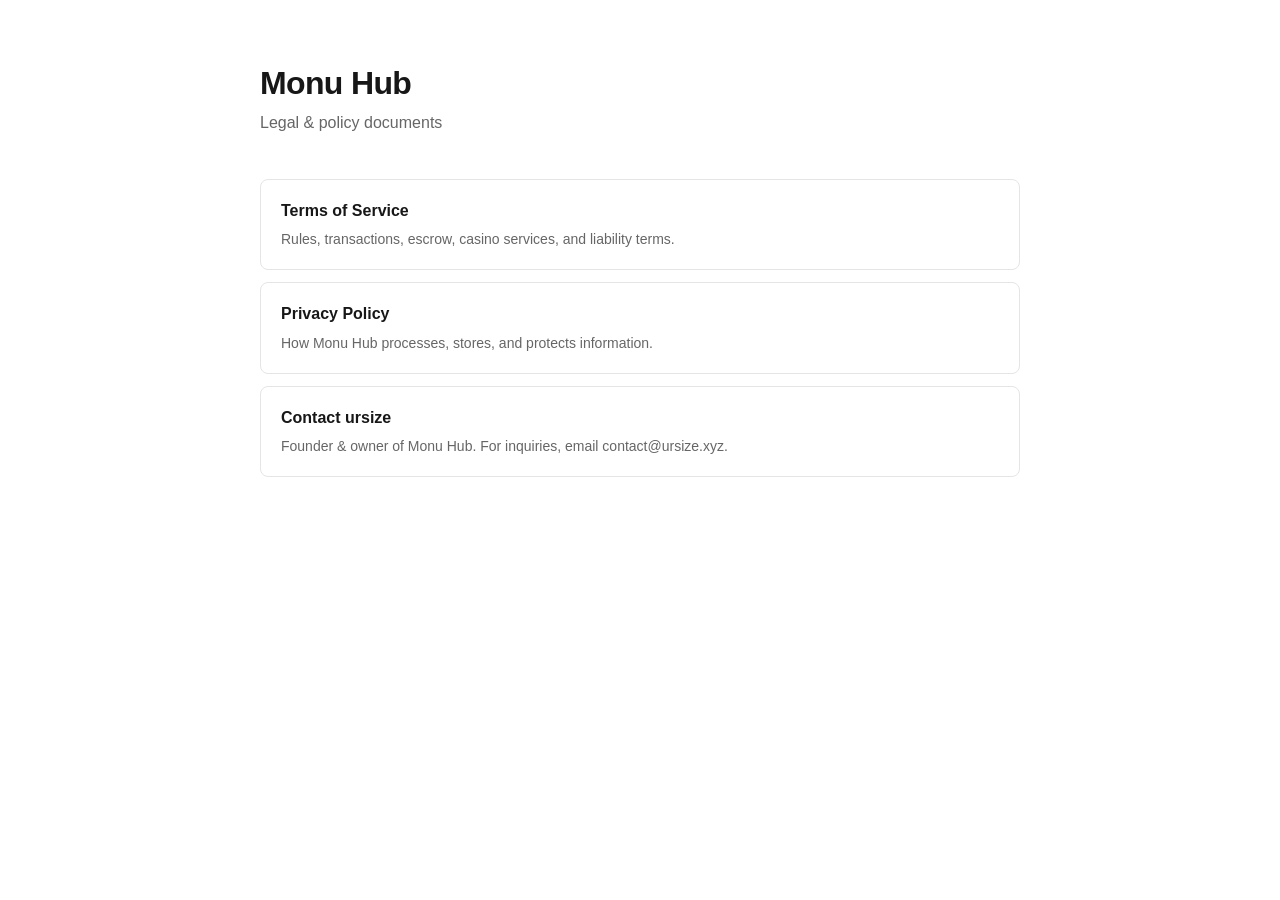
<file: index.html>
<!doctype html>
<html lang="en">
<head>
  <meta charset="utf-8">
  <meta name="viewport" content="width=device-width, initial-scale=1">
  <title>Monu Hub — Legal</title>
  <link rel="stylesheet" href="style.css">
</head>
<body>
  <main class="page">
    <header class="site-header">
      <h1>Monu Hub</h1>
      <p>Legal &amp; policy documents</p>
    </header>
    <section class="links">
      <a href="terms.html"><strong>Terms of Service</strong><span>Rules, transactions, escrow, casino services, and liability terms.</span></a>
      <a href="privacy.html"><strong>Privacy Policy</strong><span>How Monu Hub processes, stores, and protects information.</span></a>
      <a href="mailto:contact@ursize.xyz"><strong>Contact ursize</strong><span>Founder &amp; owner of Monu Hub. For inquiries, email contact@ursize.xyz.</span></a>
    </section>
  </main>
</body>
</html>
</file>
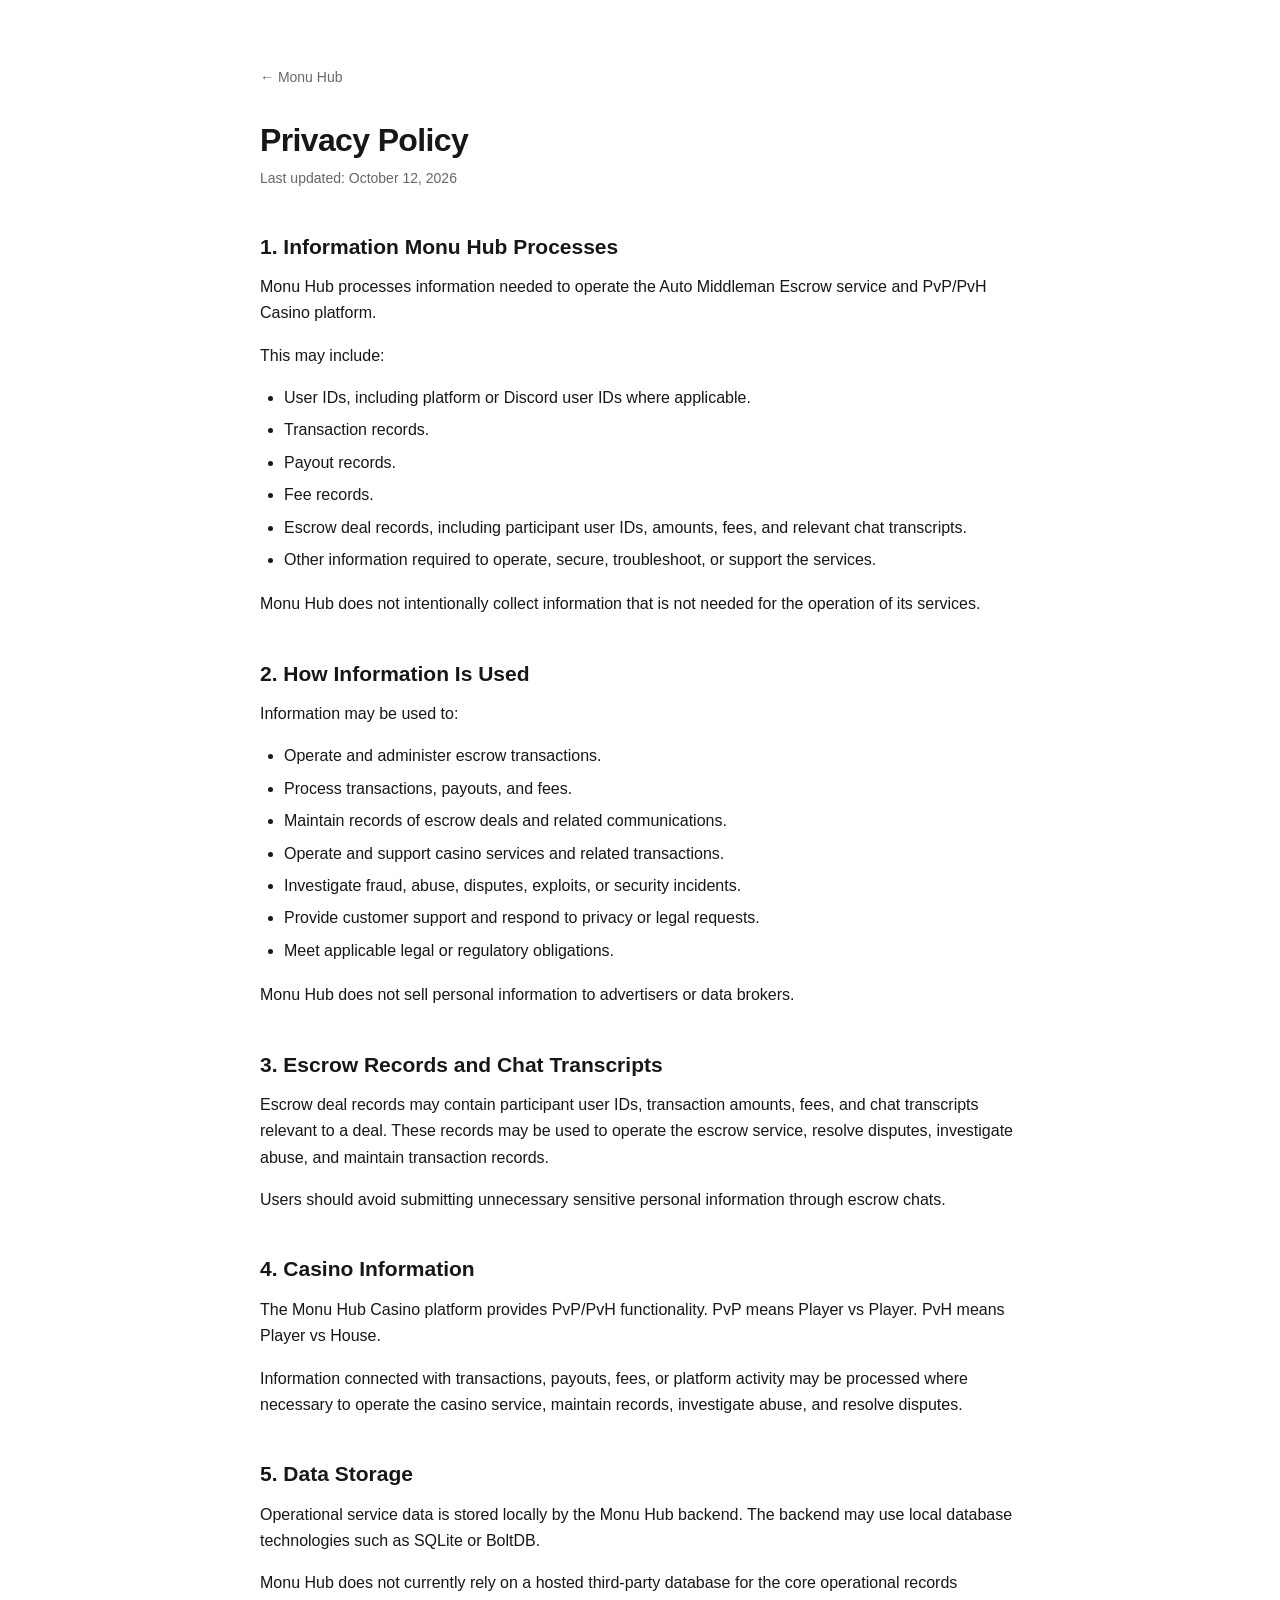
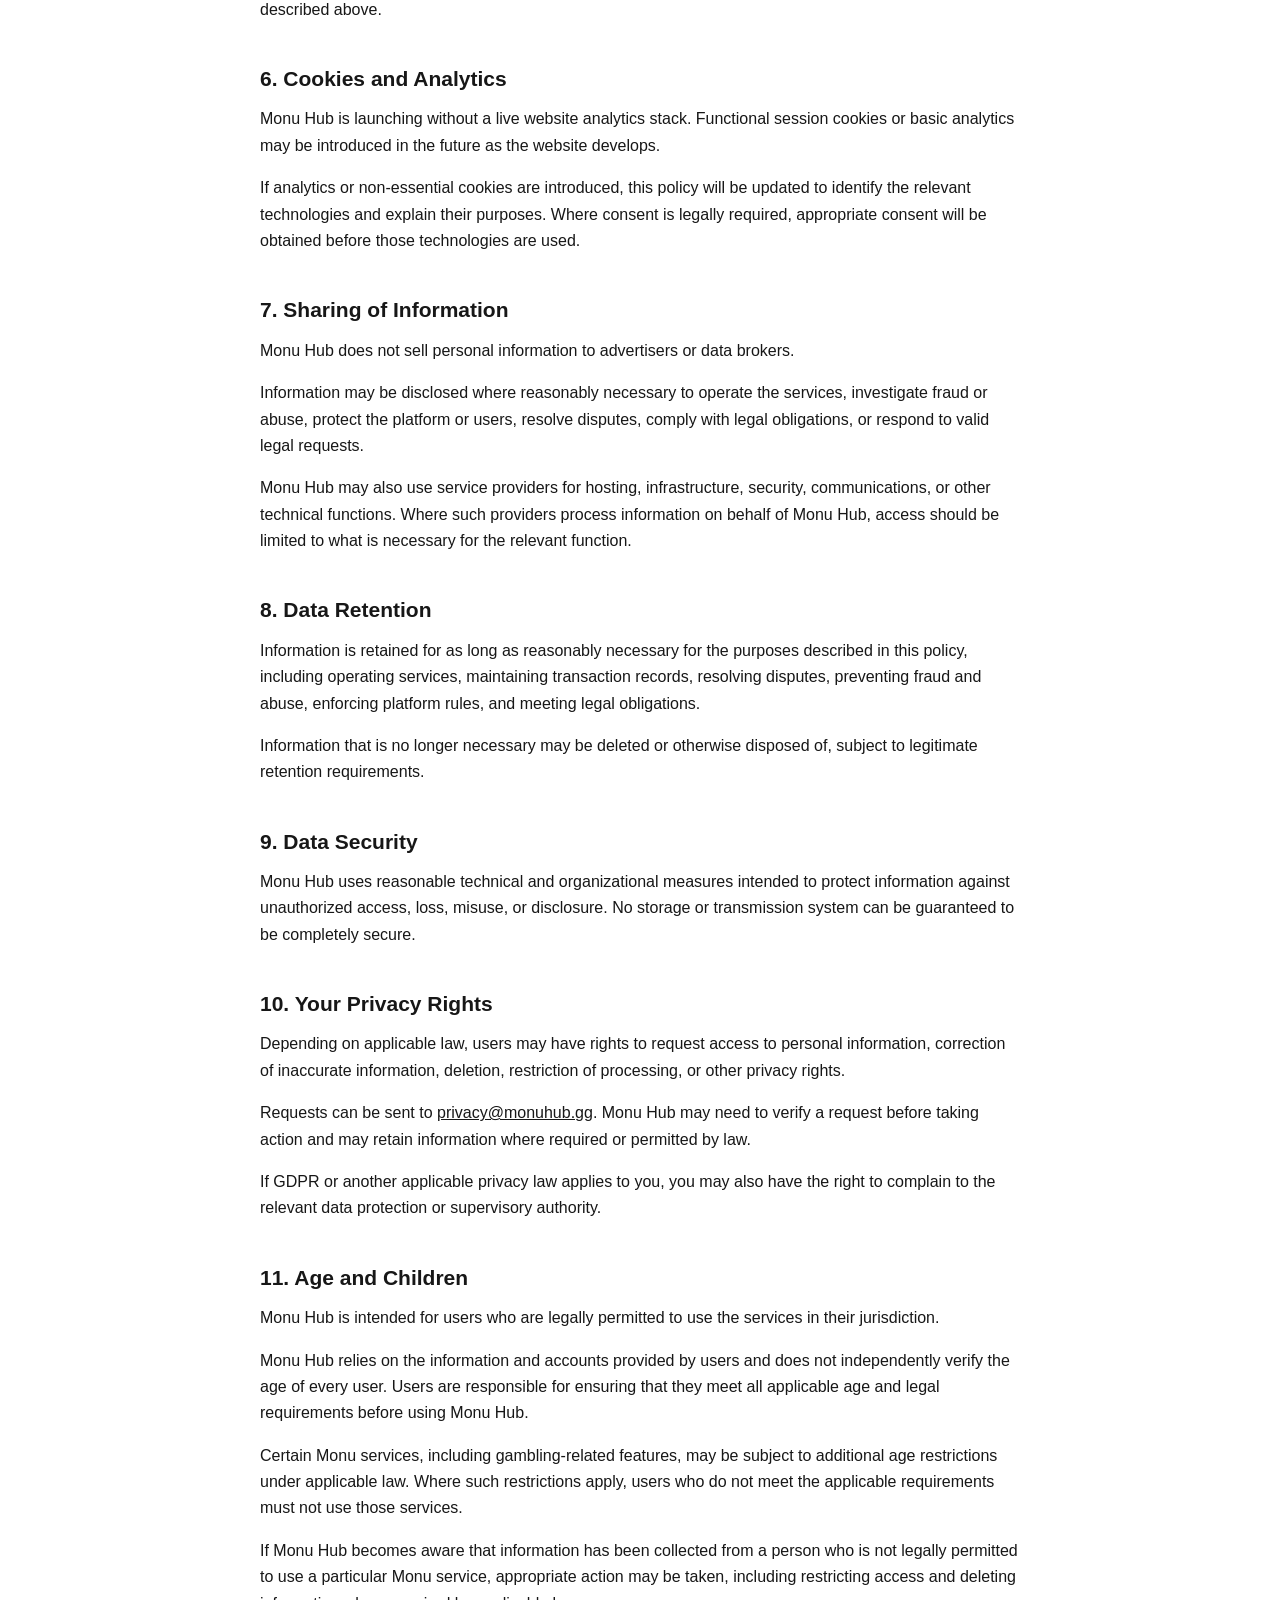
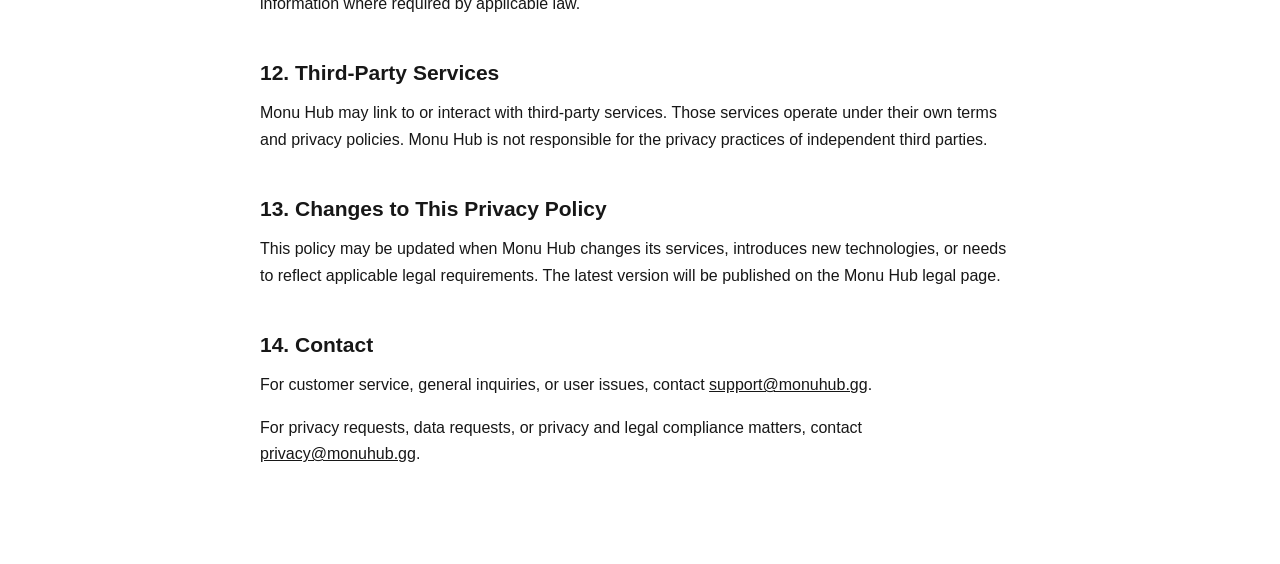
<file: privacy.html>
<!doctype html>
<html lang="en">
<head>
  <meta charset="utf-8">
  <meta name="viewport" content="width=device-width, initial-scale=1">
  <title>Privacy Policy — Monu Hub</title>
  <link rel="stylesheet" href="style.css">
</head>
<body>
<main class="page">
  <a class="back" href="index.html">← Monu Hub</a>
  <h1>Privacy Policy</h1>
  <p class="meta">Last updated: October 12, 2026</p>

  <h2>1. Information Monu Hub Processes</h2>
  <p>Monu Hub processes information needed to operate the Auto Middleman Escrow service and PvP/PvH Casino platform.</p>
  <p>This may include:</p>
  <ul>
    <li>User IDs, including platform or Discord user IDs where applicable.</li>
    <li>Transaction records.</li>
    <li>Payout records.</li>
    <li>Fee records.</li>
    <li>Escrow deal records, including participant user IDs, amounts, fees, and relevant chat transcripts.</li>
    <li>Other information required to operate, secure, troubleshoot, or support the services.</li>
  </ul>
  <p>Monu Hub does not intentionally collect information that is not needed for the operation of its services.</p>

  <h2>2. How Information Is Used</h2>
  <p>Information may be used to:</p>
  <ul>
    <li>Operate and administer escrow transactions.</li>
    <li>Process transactions, payouts, and fees.</li>
    <li>Maintain records of escrow deals and related communications.</li>
    <li>Operate and support casino services and related transactions.</li>
    <li>Investigate fraud, abuse, disputes, exploits, or security incidents.</li>
    <li>Provide customer support and respond to privacy or legal requests.</li>
    <li>Meet applicable legal or regulatory obligations.</li>
  </ul>
  <p>Monu Hub does not sell personal information to advertisers or data brokers.</p>

  <h2>3. Escrow Records and Chat Transcripts</h2>
  <p>Escrow deal records may contain participant user IDs, transaction amounts, fees, and chat transcripts relevant to a deal. These records may be used to operate the escrow service, resolve disputes, investigate abuse, and maintain transaction records.</p>
  <p>Users should avoid submitting unnecessary sensitive personal information through escrow chats.</p>

  <h2>4. Casino Information</h2>
  <p>The Monu Hub Casino platform provides PvP/PvH functionality. PvP means Player vs Player. PvH means Player vs House.</p>
  <p>Information connected with transactions, payouts, fees, or platform activity may be processed where necessary to operate the casino service, maintain records, investigate abuse, and resolve disputes.</p>

  <h2>5. Data Storage</h2>
  <p>Operational service data is stored locally by the Monu Hub backend. The backend may use local database technologies such as SQLite or BoltDB.</p>
  <p>Monu Hub does not currently rely on a hosted third-party database for the core operational records described above.</p>

  <h2>6. Cookies and Analytics</h2>
  <p>Monu Hub is launching without a live website analytics stack. Functional session cookies or basic analytics may be introduced in the future as the website develops.</p>
  <p>If analytics or non-essential cookies are introduced, this policy will be updated to identify the relevant technologies and explain their purposes. Where consent is legally required, appropriate consent will be obtained before those technologies are used.</p>

  <h2>7. Sharing of Information</h2>
  <p>Monu Hub does not sell personal information to advertisers or data brokers.</p>
  <p>Information may be disclosed where reasonably necessary to operate the services, investigate fraud or abuse, protect the platform or users, resolve disputes, comply with legal obligations, or respond to valid legal requests.</p>
  <p>Monu Hub may also use service providers for hosting, infrastructure, security, communications, or other technical functions. Where such providers process information on behalf of Monu Hub, access should be limited to what is necessary for the relevant function.</p>

  <h2>8. Data Retention</h2>
  <p>Information is retained for as long as reasonably necessary for the purposes described in this policy, including operating services, maintaining transaction records, resolving disputes, preventing fraud and abuse, enforcing platform rules, and meeting legal obligations.</p>
  <p>Information that is no longer necessary may be deleted or otherwise disposed of, subject to legitimate retention requirements.</p>

  <h2>9. Data Security</h2>
  <p>Monu Hub uses reasonable technical and organizational measures intended to protect information against unauthorized access, loss, misuse, or disclosure. No storage or transmission system can be guaranteed to be completely secure.</p>

  <h2>10. Your Privacy Rights</h2>
  <p>Depending on applicable law, users may have rights to request access to personal information, correction of inaccurate information, deletion, restriction of processing, or other privacy rights.</p>
  <p>Requests can be sent to <a href="mailto:privacy@monuhub.gg">privacy@monuhub.gg</a>. Monu Hub may need to verify a request before taking action and may retain information where required or permitted by law.</p>
  <p>If GDPR or another applicable privacy law applies to you, you may also have the right to complain to the relevant data protection or supervisory authority.</p>

  <h2>11. Age and Children</h2>
  <p>Monu Hub is intended for users who are legally permitted to use the services in their jurisdiction.</p>
  <p>Monu Hub relies on the information and accounts provided by users and does not independently verify the age of every user. Users are responsible for ensuring that they meet all applicable age and legal requirements before using Monu Hub.</p>
  <p>Certain Monu services, including gambling-related features, may be subject to additional age restrictions under applicable law. Where such restrictions apply, users who do not meet the applicable requirements must not use those services.</p>
  <p>If Monu Hub becomes aware that information has been collected from a person who is not legally permitted to use a particular Monu service, appropriate action may be taken, including restricting access and deleting information where required by applicable law.</p>

  <h2>12. Third-Party Services</h2>
  <p>Monu Hub may link to or interact with third-party services. Those services operate under their own terms and privacy policies. Monu Hub is not responsible for the privacy practices of independent third parties.</p>

  <h2>13. Changes to This Privacy Policy</h2>
  <p>This policy may be updated when Monu Hub changes its services, introduces new technologies, or needs to reflect applicable legal requirements. The latest version will be published on the Monu Hub legal page.</p>

  <h2>14. Contact</h2>
  <p>For customer service, general inquiries, or user issues, contact <a href="mailto:support@monuhub.gg">support@monuhub.gg</a>.</p>
  <p>For privacy requests, data requests, or privacy and legal compliance matters, contact <a href="mailto:privacy@monuhub.gg">privacy@monuhub.gg</a>.</p>
</main>
</body>
</html>
</file>
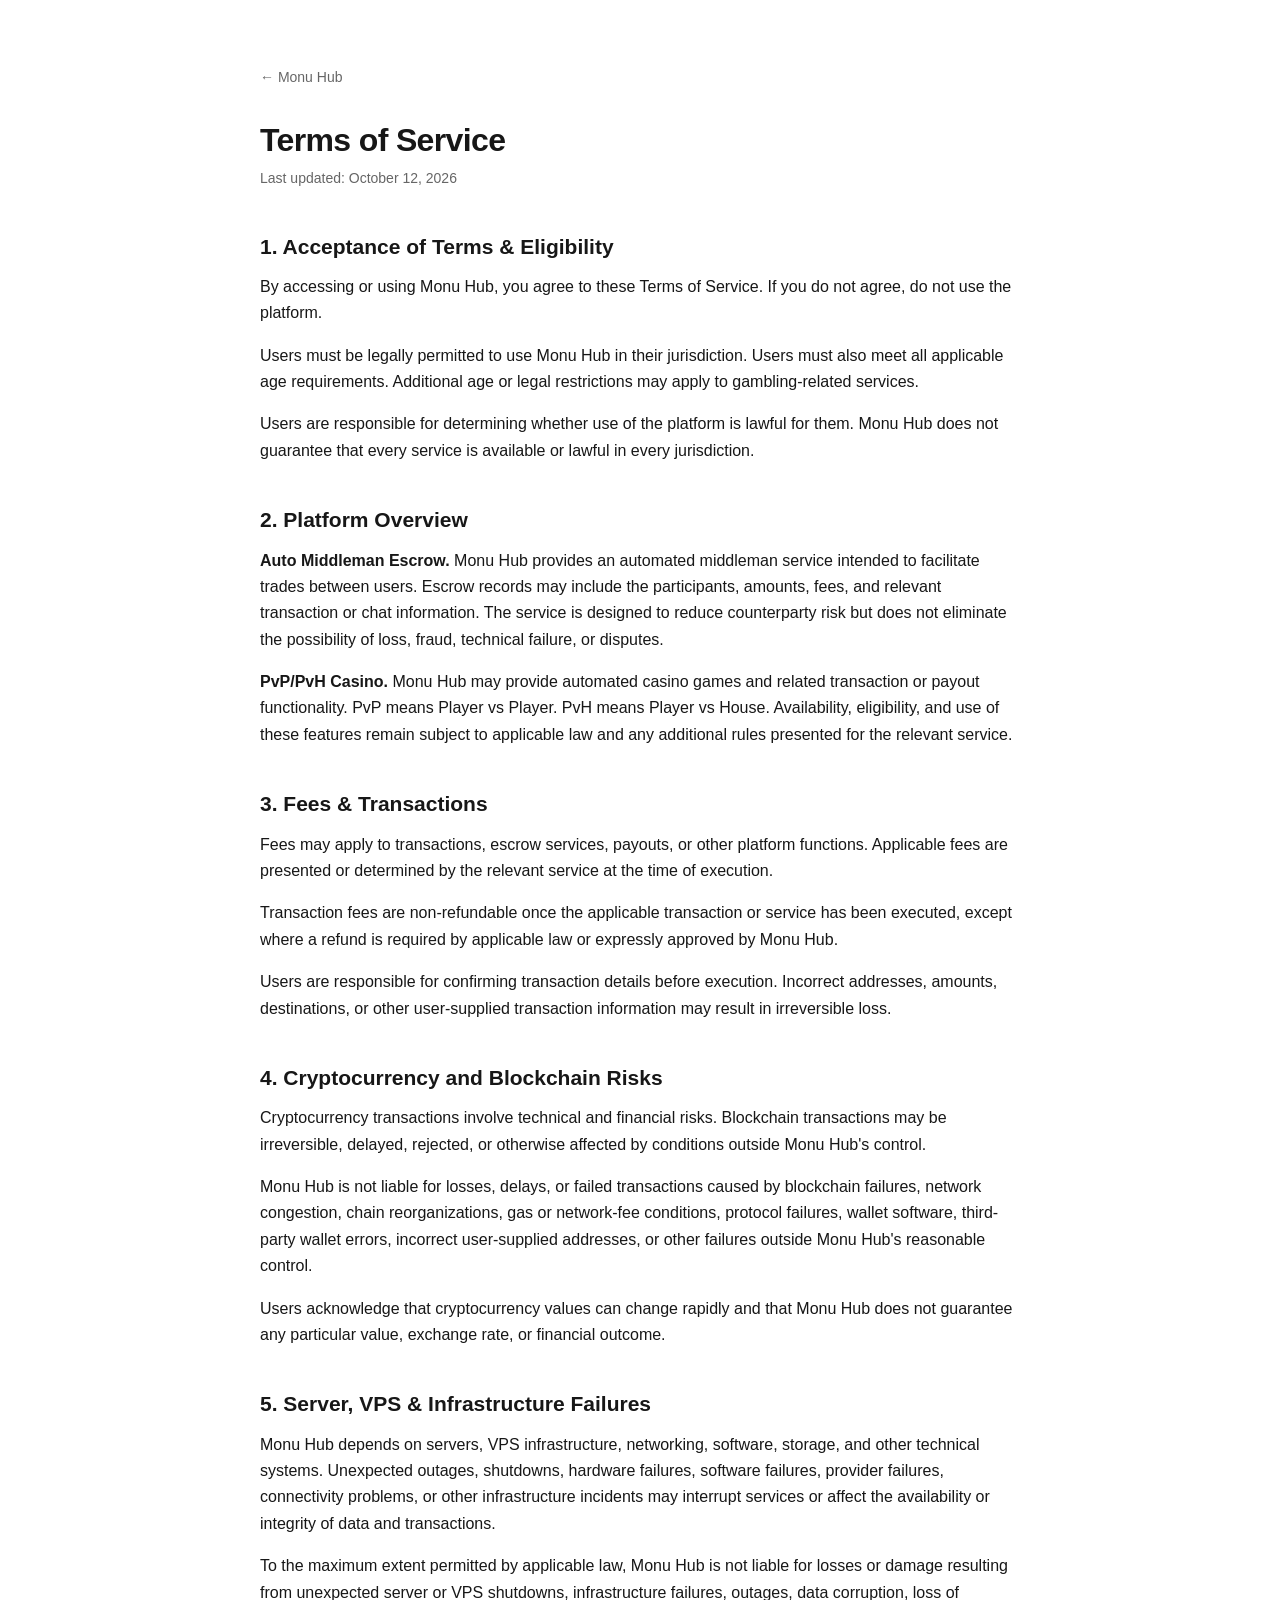
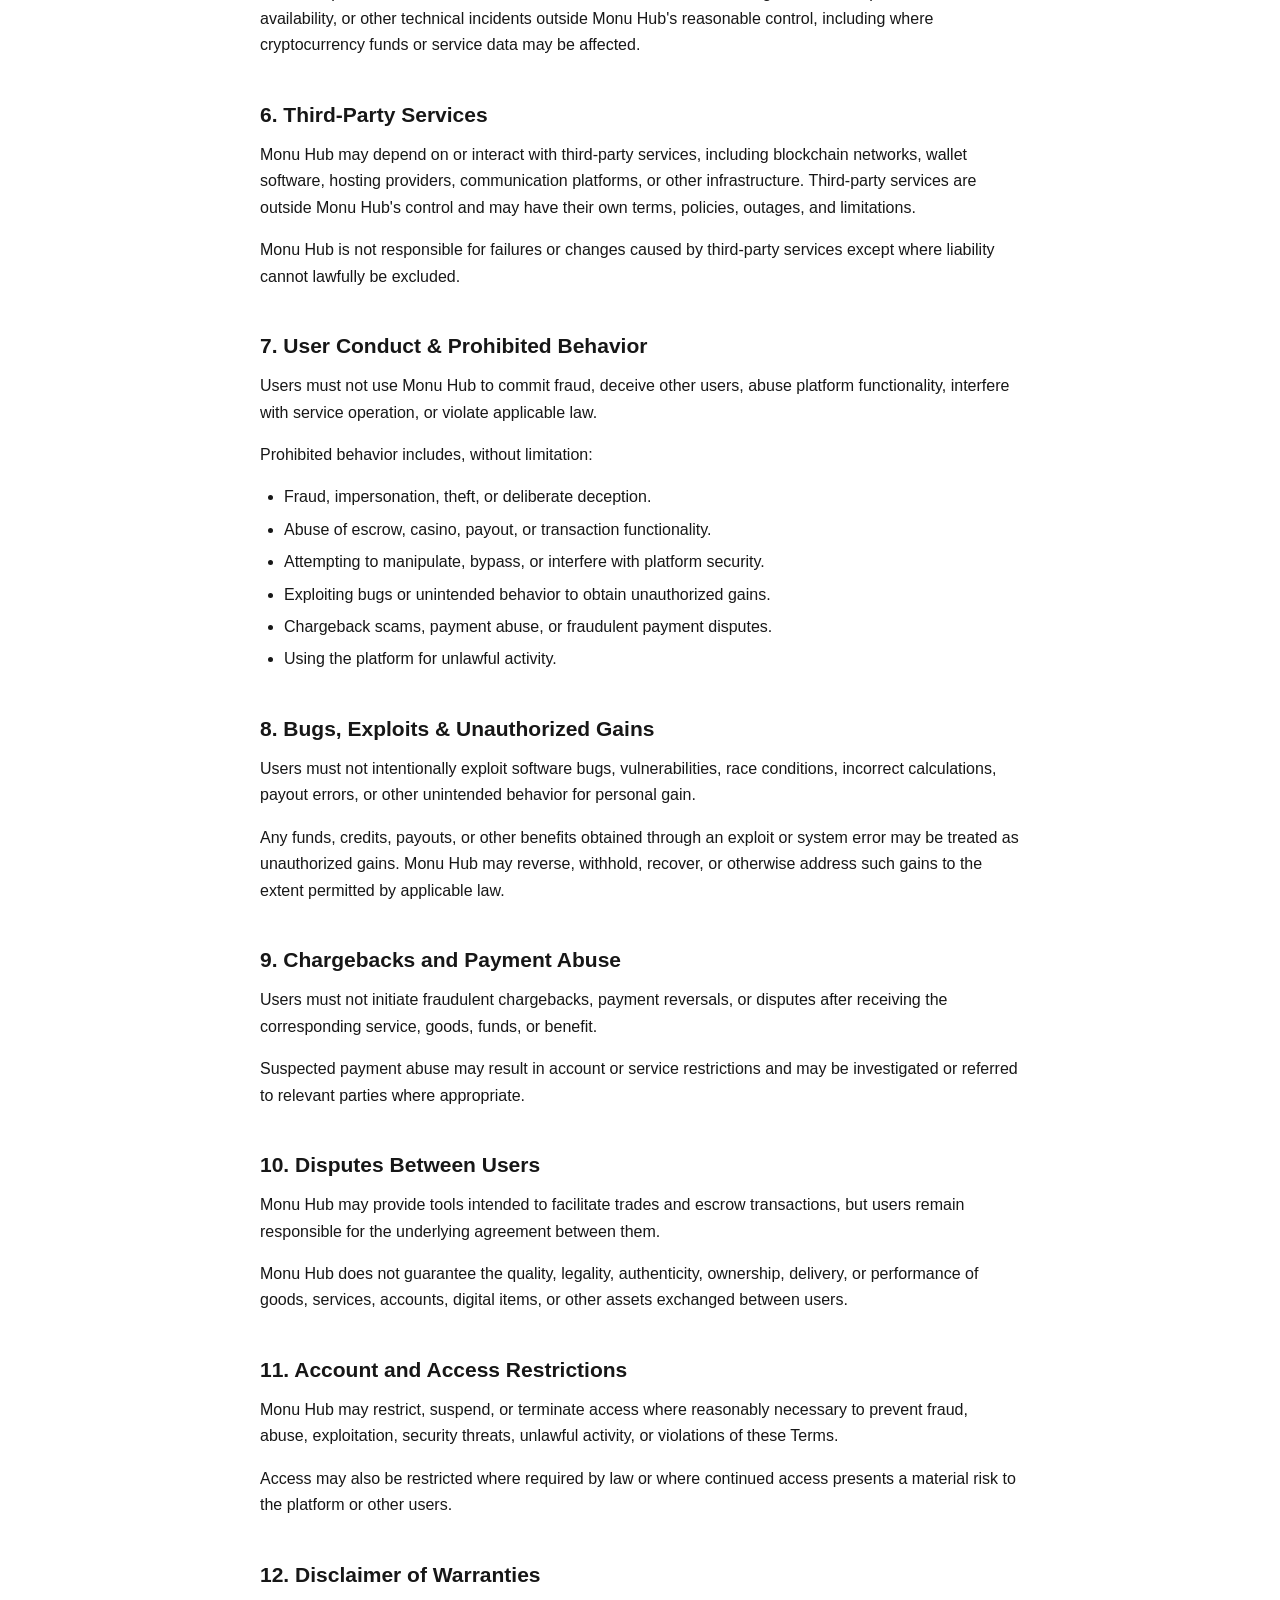
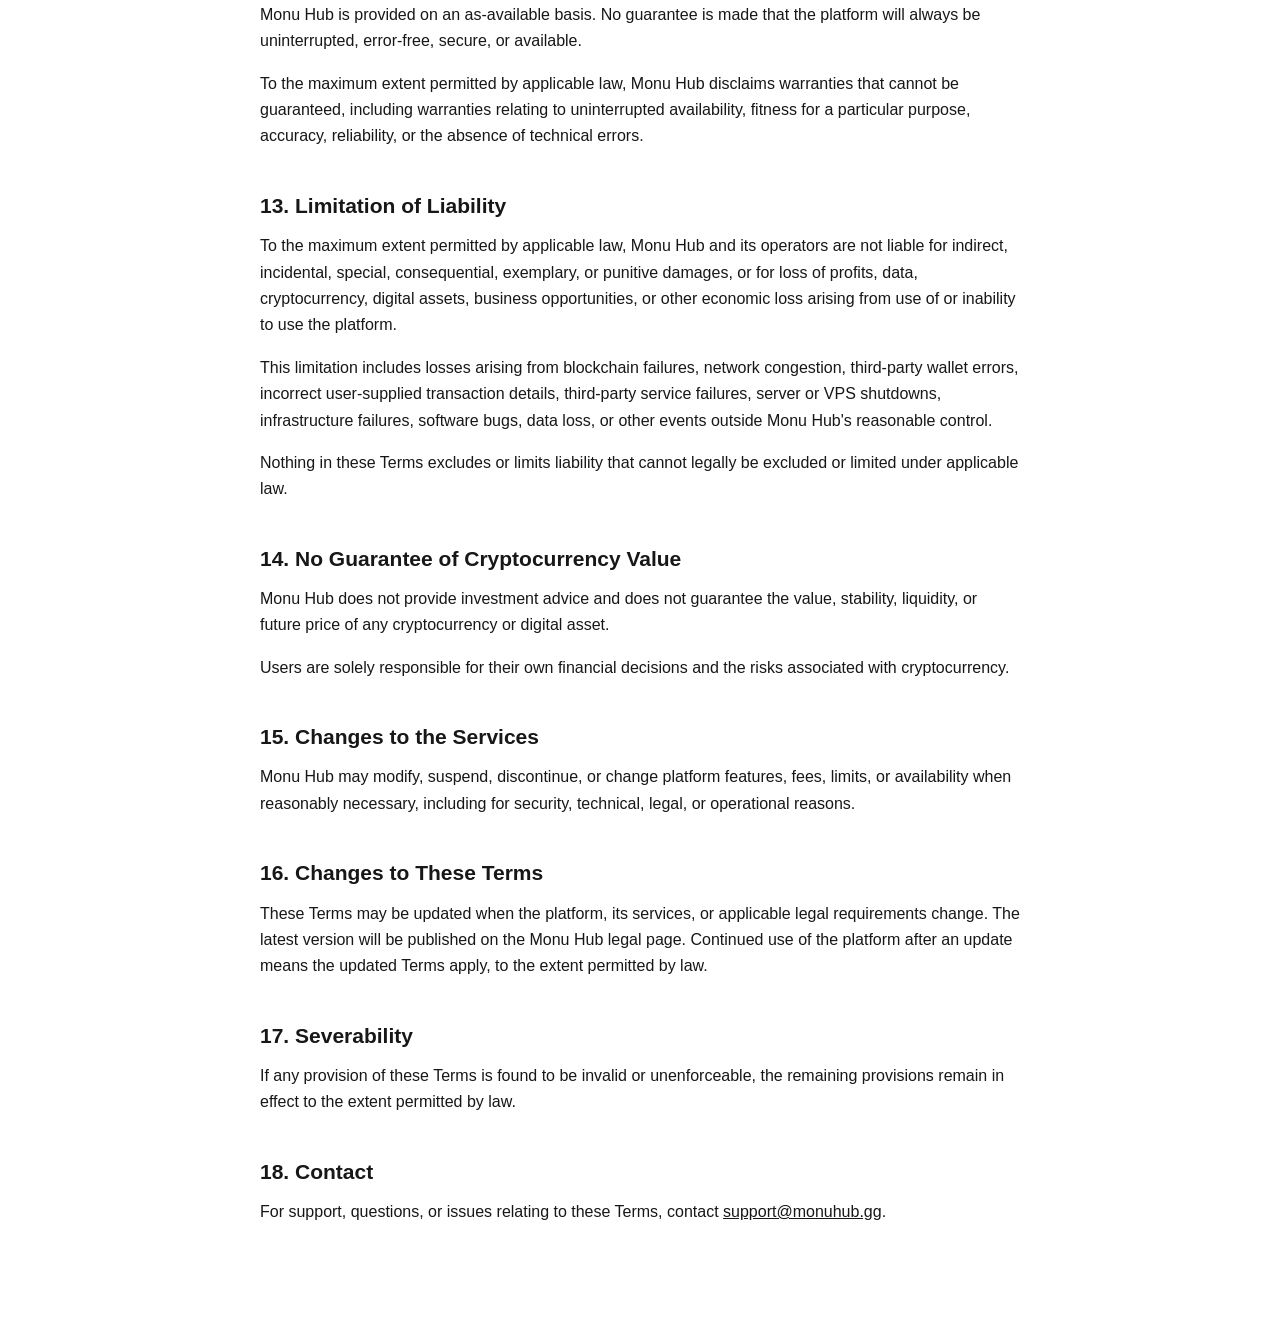
<file: terms.html>
<!doctype html>
<html lang="en">
<head>
  <meta charset="utf-8">
  <meta name="viewport" content="width=device-width, initial-scale=1">
  <title>Terms of Service — Monu Hub</title>
  <link rel="stylesheet" href="style.css">
</head>
<body>
<main class="page">
  <a class="back" href="index.html">← Monu Hub</a>
  <h1>Terms of Service</h1>
  <p class="meta">Last updated: October 12, 2026</p>

  <h2>1. Acceptance of Terms &amp; Eligibility</h2>
  <p>By accessing or using Monu Hub, you agree to these Terms of Service. If you do not agree, do not use the platform.</p>
  <p>Users must be legally permitted to use Monu Hub in their jurisdiction. Users must also meet all applicable age requirements. Additional age or legal restrictions may apply to gambling-related services.</p>
  <p>Users are responsible for determining whether use of the platform is lawful for them. Monu Hub does not guarantee that every service is available or lawful in every jurisdiction.</p>

  <h2>2. Platform Overview</h2>
  <p><strong>Auto Middleman Escrow.</strong> Monu Hub provides an automated middleman service intended to facilitate trades between users. Escrow records may include the participants, amounts, fees, and relevant transaction or chat information. The service is designed to reduce counterparty risk but does not eliminate the possibility of loss, fraud, technical failure, or disputes.</p>
  <p><strong>PvP/PvH Casino.</strong> Monu Hub may provide automated casino games and related transaction or payout functionality. PvP means Player vs Player. PvH means Player vs House. Availability, eligibility, and use of these features remain subject to applicable law and any additional rules presented for the relevant service.</p>

  <h2>3. Fees &amp; Transactions</h2>
  <p>Fees may apply to transactions, escrow services, payouts, or other platform functions. Applicable fees are presented or determined by the relevant service at the time of execution.</p>
  <p>Transaction fees are non-refundable once the applicable transaction or service has been executed, except where a refund is required by applicable law or expressly approved by Monu Hub.</p>
  <p>Users are responsible for confirming transaction details before execution. Incorrect addresses, amounts, destinations, or other user-supplied transaction information may result in irreversible loss.</p>

  <h2>4. Cryptocurrency and Blockchain Risks</h2>
  <p>Cryptocurrency transactions involve technical and financial risks. Blockchain transactions may be irreversible, delayed, rejected, or otherwise affected by conditions outside Monu Hub's control.</p>
  <p>Monu Hub is not liable for losses, delays, or failed transactions caused by blockchain failures, network congestion, chain reorganizations, gas or network-fee conditions, protocol failures, wallet software, third-party wallet errors, incorrect user-supplied addresses, or other failures outside Monu Hub's reasonable control.</p>
  <p>Users acknowledge that cryptocurrency values can change rapidly and that Monu Hub does not guarantee any particular value, exchange rate, or financial outcome.</p>

  <h2>5. Server, VPS &amp; Infrastructure Failures</h2>
  <p>Monu Hub depends on servers, VPS infrastructure, networking, software, storage, and other technical systems. Unexpected outages, shutdowns, hardware failures, software failures, provider failures, connectivity problems, or other infrastructure incidents may interrupt services or affect the availability or integrity of data and transactions.</p>
  <p>To the maximum extent permitted by applicable law, Monu Hub is not liable for losses or damage resulting from unexpected server or VPS shutdowns, infrastructure failures, outages, data corruption, loss of availability, or other technical incidents outside Monu Hub's reasonable control, including where cryptocurrency funds or service data may be affected.</p>

  <h2>6. Third-Party Services</h2>
  <p>Monu Hub may depend on or interact with third-party services, including blockchain networks, wallet software, hosting providers, communication platforms, or other infrastructure. Third-party services are outside Monu Hub's control and may have their own terms, policies, outages, and limitations.</p>
  <p>Monu Hub is not responsible for failures or changes caused by third-party services except where liability cannot lawfully be excluded.</p>

  <h2>7. User Conduct &amp; Prohibited Behavior</h2>
  <p>Users must not use Monu Hub to commit fraud, deceive other users, abuse platform functionality, interfere with service operation, or violate applicable law.</p>
  <p>Prohibited behavior includes, without limitation:</p>
  <ul>
    <li>Fraud, impersonation, theft, or deliberate deception.</li>
    <li>Abuse of escrow, casino, payout, or transaction functionality.</li>
    <li>Attempting to manipulate, bypass, or interfere with platform security.</li>
    <li>Exploiting bugs or unintended behavior to obtain unauthorized gains.</li>
    <li>Chargeback scams, payment abuse, or fraudulent payment disputes.</li>
    <li>Using the platform for unlawful activity.</li>
  </ul>

  <h2>8. Bugs, Exploits &amp; Unauthorized Gains</h2>
  <p>Users must not intentionally exploit software bugs, vulnerabilities, race conditions, incorrect calculations, payout errors, or other unintended behavior for personal gain.</p>
  <p>Any funds, credits, payouts, or other benefits obtained through an exploit or system error may be treated as unauthorized gains. Monu Hub may reverse, withhold, recover, or otherwise address such gains to the extent permitted by applicable law.</p>

  <h2>9. Chargebacks and Payment Abuse</h2>
  <p>Users must not initiate fraudulent chargebacks, payment reversals, or disputes after receiving the corresponding service, goods, funds, or benefit.</p>
  <p>Suspected payment abuse may result in account or service restrictions and may be investigated or referred to relevant parties where appropriate.</p>

  <h2>10. Disputes Between Users</h2>
  <p>Monu Hub may provide tools intended to facilitate trades and escrow transactions, but users remain responsible for the underlying agreement between them.</p>
  <p>Monu Hub does not guarantee the quality, legality, authenticity, ownership, delivery, or performance of goods, services, accounts, digital items, or other assets exchanged between users.</p>

  <h2>11. Account and Access Restrictions</h2>
  <p>Monu Hub may restrict, suspend, or terminate access where reasonably necessary to prevent fraud, abuse, exploitation, security threats, unlawful activity, or violations of these Terms.</p>
  <p>Access may also be restricted where required by law or where continued access presents a material risk to the platform or other users.</p>

  <h2>12. Disclaimer of Warranties</h2>
  <p>Monu Hub is provided on an as-available basis. No guarantee is made that the platform will always be uninterrupted, error-free, secure, or available.</p>
  <p>To the maximum extent permitted by applicable law, Monu Hub disclaims warranties that cannot be guaranteed, including warranties relating to uninterrupted availability, fitness for a particular purpose, accuracy, reliability, or the absence of technical errors.</p>

  <h2>13. Limitation of Liability</h2>
  <p>To the maximum extent permitted by applicable law, Monu Hub and its operators are not liable for indirect, incidental, special, consequential, exemplary, or punitive damages, or for loss of profits, data, cryptocurrency, digital assets, business opportunities, or other economic loss arising from use of or inability to use the platform.</p>
  <p>This limitation includes losses arising from blockchain failures, network congestion, third-party wallet errors, incorrect user-supplied transaction details, third-party service failures, server or VPS shutdowns, infrastructure failures, software bugs, data loss, or other events outside Monu Hub's reasonable control.</p>
  <p>Nothing in these Terms excludes or limits liability that cannot legally be excluded or limited under applicable law.</p>

  <h2>14. No Guarantee of Cryptocurrency Value</h2>
  <p>Monu Hub does not provide investment advice and does not guarantee the value, stability, liquidity, or future price of any cryptocurrency or digital asset.</p>
  <p>Users are solely responsible for their own financial decisions and the risks associated with cryptocurrency.</p>

  <h2>15. Changes to the Services</h2>
  <p>Monu Hub may modify, suspend, discontinue, or change platform features, fees, limits, or availability when reasonably necessary, including for security, technical, legal, or operational reasons.</p>

  <h2>16. Changes to These Terms</h2>
  <p>These Terms may be updated when the platform, its services, or applicable legal requirements change. The latest version will be published on the Monu Hub legal page. Continued use of the platform after an update means the updated Terms apply, to the extent permitted by law.</p>

  <h2>17. Severability</h2>
  <p>If any provision of these Terms is found to be invalid or unenforceable, the remaining provisions remain in effect to the extent permitted by law.</p>

  <h2>18. Contact</h2>
  <p>For support, questions, or issues relating to these Terms, contact <a href="mailto:support@monuhub.gg">support@monuhub.gg</a>.</p>
</main>
</body>
</html>
</file>
<file: style.css>
* { box-sizing: border-box; }
html { background: #fff; }
body { margin: 0; color: #171717; background: #fff; font-family: -apple-system, BlinkMacSystemFont, "Segoe UI", Helvetica, Arial, sans-serif; line-height: 1.65; }
.page { width: min(760px, calc(100% - 40px)); margin: 0 auto; padding: 64px 0 80px; }
.site-header { margin-bottom: 42px; }
h1 { margin: 0 0 8px; font-size: 32px; line-height: 1.2; letter-spacing: -0.02em; }
.site-header p { margin: 0; color: #666; }
h2 { margin: 42px 0 14px; font-size: 21px; line-height: 1.3; }
h3 { margin: 28px 0 10px; font-size: 17px; }
p { margin: 0 0 16px; }
ul, ol { margin: 0 0 18px; padding-left: 24px; }
li { margin: 6px 0; }
a { color: #171717; }
.meta { color: #666; font-size: 14px; margin-bottom: 36px; }
.links { display: grid; gap: 12px; }
.links a { display: block; padding: 18px 20px; border: 1px solid #e5e5e5; border-radius: 8px; text-decoration: none; }
.links a:hover { background: #fafafa; }
.links strong, .links span { display: block; }
.links span { margin-top: 4px; color: #666; font-size: 14px; }
.back { display: inline-block; margin-bottom: 32px; color: #666; text-decoration: none; font-size: 14px; }
.back:hover { color: #171717; }
hr { border: 0; border-top: 1px solid #e8e8e8; margin: 40px 0; }
@media (max-width: 600px) { .page { width: min(100% - 28px, 760px); padding-top: 40px; } h1 { font-size: 28px; } }
</file>
